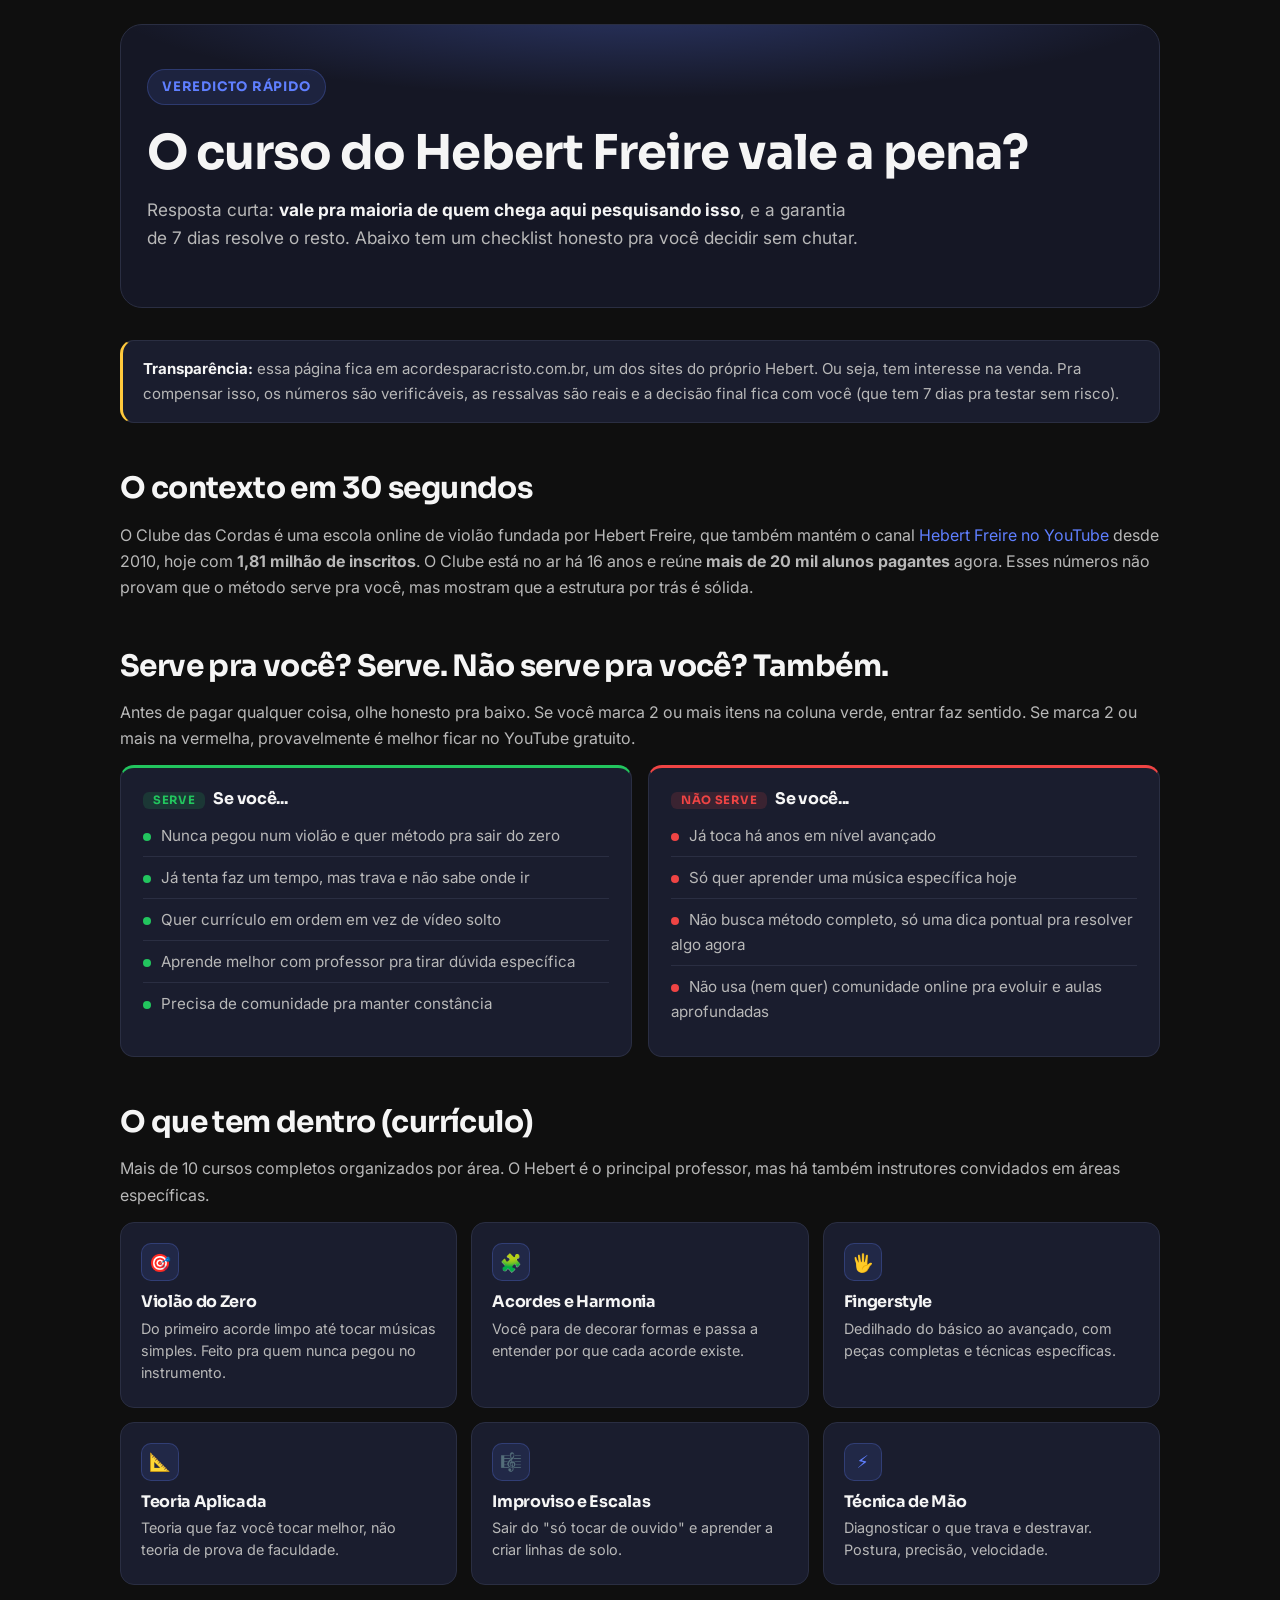
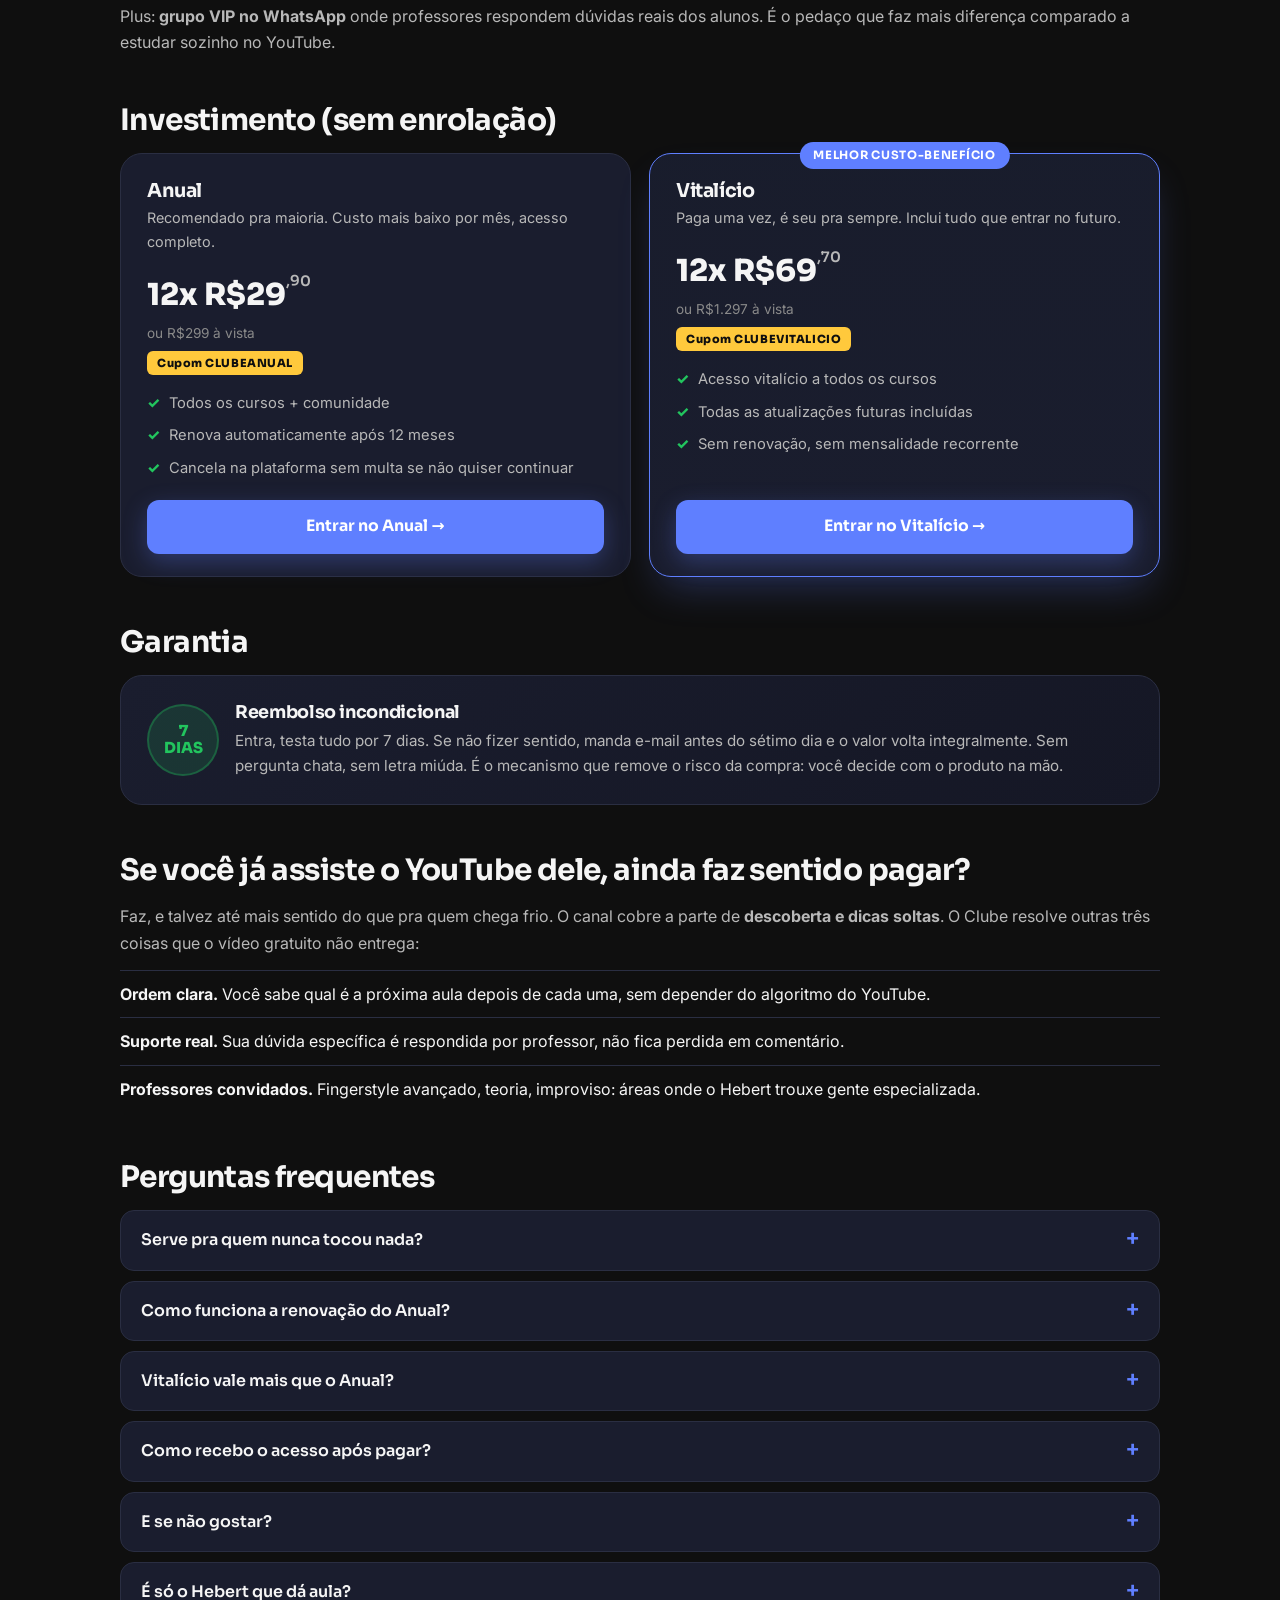
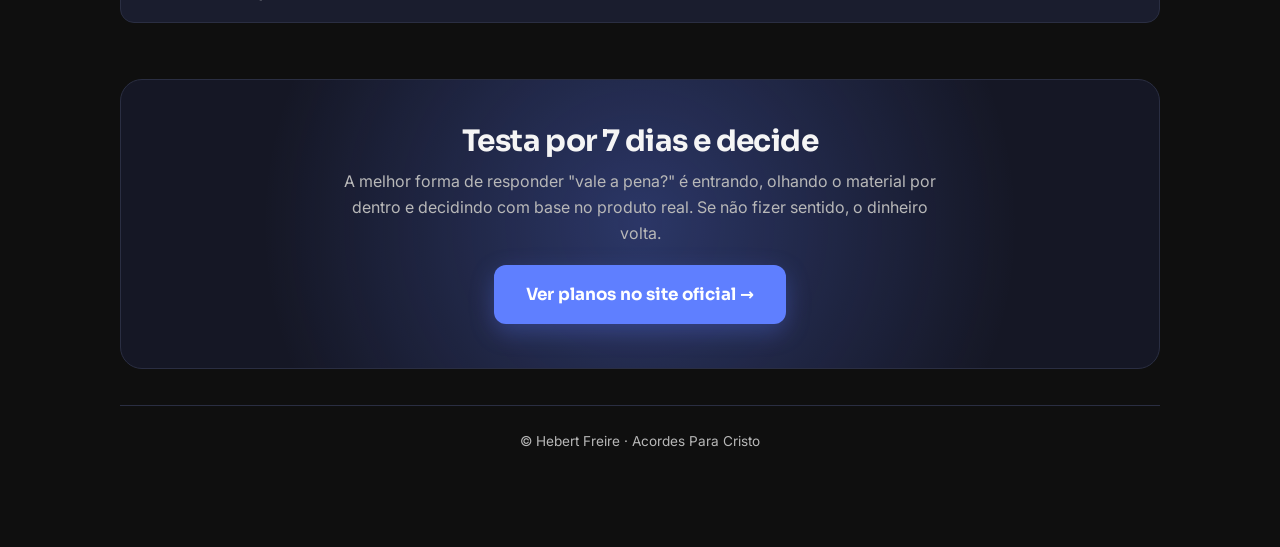
<file: curso-do-hebert-freire-e-bom/index.html>
<!DOCTYPE html>
<html lang="pt-BR">
<head>
<meta charset="UTF-8">
<meta name="viewport" content="width=device-width,initial-scale=1,viewport-fit=cover">
<meta name="theme-color" content="#0F0F0F">
<meta http-equiv="X-Content-Type-Options" content="nosniff">
<meta name="referrer" content="strict-origin-when-cross-origin">

<title>O curso do Hebert Freire vale a pena? Análise do Clube das Cordas | Acordes Para Cristo</title>
<meta name="description" content="Análise honesta do Clube das Cordas, curso de violão do Hebert Freire. Quem se encaixa, quem não se encaixa, preços atuais (Anual e Vitalício) e como a garantia de 7 dias remove o risco.">
<meta name="author" content="Hebert Freire">
<meta name="robots" content="index,follow,max-image-preview:large">
<link rel="canonical" href="https://acordesparacristo.com.br/curso-do-hebert-freire-e-bom">

<meta property="og:type" content="article">
<meta property="og:title" content="O curso do Hebert Freire vale a pena?">
<meta property="og:description" content="Análise honesta do Clube das Cordas: quem se encaixa, preços e garantia de 7 dias.">
<meta property="og:url" content="https://acordesparacristo.com.br/curso-do-hebert-freire-e-bom">
<meta property="og:locale" content="pt_BR">

<link rel="preconnect" href="https://fonts.googleapis.com">
<link rel="preconnect" href="https://fonts.gstatic.com" crossorigin>
<link rel="stylesheet" href="https://fonts.googleapis.com/css2?family=Inter:wght@400;500;600;700&family=Sora:wght@600;700;800&display=swap">

<style>
*,*::before,*::after{box-sizing:border-box;margin:0;padding:0}
:root{
  --bg:#0F0F0F;
  --bg-alt:#151725;
  --surface:#1A1D2E;
  --border:#2A2E42;
  --text:#F5F5F5;
  --text-mute:#B8B8B8;
  --text-dim:#8A8A8A;
  --primary:#5F7FFF;
  --primary-hover:#3B5BDA;
  --primary-glow:rgba(95,127,255,.3);
  --primary-soft:rgba(95,127,255,.12);
  --primary-border:rgba(95,127,255,.25);
  --accent:#FFC93C;
  --success:#22C55E;
  --danger:#EF4444;
  --font-display:'Sora',system-ui,-apple-system,sans-serif;
  --font-body:'Inter',system-ui,-apple-system,sans-serif;
  --container:1080px;
  --radius:14px;
  --radius-lg:22px;
}
html{scroll-behavior:smooth;-webkit-text-size-adjust:100%;overflow-x:hidden}
body{background:var(--bg);color:var(--text);font-family:var(--font-body);font-size:16px;line-height:1.65;-webkit-font-smoothing:antialiased;-webkit-tap-highlight-color:transparent}
img,svg{max-width:100%;display:block;height:auto}
a{color:var(--primary);text-decoration:none;transition:color .15s}
a:hover{color:var(--primary-hover)}
h1,h2,h3{font-family:var(--font-display);font-weight:700;line-height:1.15;letter-spacing:-.02em;color:var(--text)}
h1{font-size:clamp(1.9rem,4.6vw,3rem);margin-bottom:16px}
h2{font-size:clamp(1.4rem,3.2vw,1.85rem);margin:48px 0 16px}
h3{font-size:1.15rem;margin:20px 0 8px}
p{color:var(--text-mute);margin-bottom:14px}
.wrap{max-width:var(--container);margin:0 auto;padding:24px 20px 80px}
::selection{background:var(--primary);color:#fff}

.hero{
  background:radial-gradient(ellipse 80% 55% at 50% -10%,var(--primary-glow),transparent 65%),var(--bg-alt);
  border-radius:var(--radius-lg);
  padding:44px 26px 40px;
  border:1px solid var(--border);
  margin-bottom:32px;
}
.hero .verdict{
  display:inline-flex;align-items:center;gap:8px;
  padding:6px 14px;border-radius:999px;
  background:var(--primary-soft);color:var(--primary);
  font-family:var(--font-display);font-weight:700;font-size:.82rem;
  letter-spacing:.06em;text-transform:uppercase;
  margin-bottom:20px;border:1px solid var(--primary-border);
}
.hero p.lead{color:var(--text-mute);font-size:1.08rem;max-width:720px}
.hero p.lead strong{color:var(--text)}

.note{
  background:var(--surface);border:1px solid var(--border);
  border-left:3px solid var(--accent);
  border-radius:var(--radius);
  padding:16px 20px;color:var(--text-mute);
  font-size:.94rem;margin:24px 0;
}
.note strong{color:var(--text)}

/* Matriz de decisão: 2 colunas Serve / Não serve */
.matriz{display:grid;grid-template-columns:1fr;gap:16px;margin-top:14px}
@media(min-width:768px){.matriz{grid-template-columns:1fr 1fr}}
.mcol{
  background:var(--surface);border:1px solid var(--border);
  border-radius:var(--radius);padding:22px 22px 24px;
}
.mcol--yes{border-top:3px solid var(--success)}
.mcol--no{border-top:3px solid var(--danger)}
.mcol h3{margin-top:0;font-size:1rem;color:var(--text)}
.mcol h3 .tag{
  display:inline-block;padding:2px 10px;border-radius:6px;
  font-size:.72rem;font-weight:700;letter-spacing:.06em;text-transform:uppercase;
  margin-right:8px;vertical-align:middle;
}
.mcol--yes .tag{background:rgba(34,197,94,.15);color:var(--success)}
.mcol--no .tag{background:rgba(239,68,68,.15);color:var(--danger)}
.mcol ul{list-style:none;padding:0;margin:12px 0 0}
.mcol li{padding:8px 0;border-top:1px solid var(--border);color:var(--text-mute);font-size:.95rem}
.mcol li:first-child{border-top:0;padding-top:2px}
.mcol li::before{content:'';display:inline-block;width:8px;height:8px;border-radius:50%;background:currentColor;opacity:.4;margin-right:10px;vertical-align:middle}
.mcol--yes li::before{background:var(--success);opacity:1}
.mcol--no li::before{background:var(--danger);opacity:1}

/* Currículo em grid de cards */
.curriculo{display:grid;grid-template-columns:1fr;gap:14px;margin-top:14px}
@media(min-width:768px){.curriculo{grid-template-columns:repeat(3,1fr)}}
.curso{
  background:var(--surface);border:1px solid var(--border);
  border-radius:var(--radius);padding:20px 20px 22px;
  transition:border-color .2s,transform .15s;
}
.curso:hover{border-color:var(--primary);transform:translateY(-2px)}
.curso__ico{
  width:38px;height:38px;border-radius:10px;
  background:var(--primary-soft);color:var(--primary);
  display:grid;place-items:center;margin-bottom:12px;
  font-size:1.1rem;border:1px solid var(--primary-border);
}
.curso h3{margin:0 0 6px;font-size:1rem;color:var(--text)}
.curso p{margin:0;color:var(--text-mute);font-size:.9rem;line-height:1.55}

/* Investimento: 2 planos */
.planos{display:grid;grid-template-columns:1fr;gap:18px;margin-top:14px}
@media(min-width:768px){.planos{grid-template-columns:1fr 1fr}}
.plano{
  background:var(--surface);border:1px solid var(--border);
  border-radius:var(--radius-lg);padding:26px 26px 22px;
  display:flex;flex-direction:column;position:relative;
}
.plano--top{
  border-color:var(--primary);
  background:linear-gradient(180deg,var(--primary-soft),var(--surface));
  box-shadow:0 20px 40px -12px var(--primary-glow);
}
.plano__ribbon{
  position:absolute;top:-12px;left:50%;transform:translateX(-50%);
  background:var(--primary);color:#fff;
  padding:4px 14px;border-radius:999px;
  font-family:var(--font-display);font-weight:700;
  font-size:.72rem;letter-spacing:.06em;text-transform:uppercase;
}
.plano h3{margin:0 0 4px;font-size:1.2rem}
.plano p.plano-desc{color:var(--text-mute);font-size:.9rem;margin-bottom:16px}
.preco{margin:0 0 16px}
.preco .valor{font-family:var(--font-display);font-weight:800;font-size:1.9rem;color:var(--text)}
.preco .cents{font-size:.9rem;vertical-align:top;color:var(--text-mute);font-weight:600}
.preco .por{display:block;color:var(--text-dim);font-size:.85rem;margin-top:2px}
.cupom{
  display:inline-block;padding:3px 10px;border-radius:6px;
  background:var(--accent);color:#0F0F0F;
  font-family:var(--font-display);font-weight:800;font-size:.7rem;
  letter-spacing:.05em;margin-top:6px;
}
.plano ul.plano-features{list-style:none;padding:0;margin:0 0 20px;display:grid;gap:8px}
.plano ul.plano-features li{color:var(--text-mute);font-size:.92rem;padding-left:22px;position:relative}
.plano ul.plano-features li::before{
  content:'✓';position:absolute;left:0;top:0;
  color:var(--success);font-weight:800;
}
.btn-cta{
  display:inline-block;padding:14px 22px;border-radius:12px;
  background:var(--primary);color:#fff;text-align:center;
  font-family:var(--font-display);font-weight:700;font-size:.98rem;
  text-decoration:none;transition:background .2s,transform .1s;
  box-shadow:0 8px 24px var(--primary-glow);margin-top:auto;
}
.btn-cta:hover{background:var(--primary-hover);color:#fff;transform:translateY(-2px)}

/* Bloco garantia destaque */
.garantia{
  background:linear-gradient(135deg,var(--surface),var(--bg-alt));
  border:1px solid var(--border);border-radius:var(--radius-lg);
  padding:26px 26px;display:grid;grid-template-columns:1fr;gap:16px;
  align-items:center;margin-top:16px;
}
@media(min-width:600px){.garantia{grid-template-columns:auto 1fr}}
.garantia__selo{
  width:72px;height:72px;border-radius:50%;
  background:rgba(34,197,94,.15);color:var(--success);
  display:grid;place-items:center;font-family:var(--font-display);
  font-weight:800;font-size:.95rem;line-height:1.1;text-align:center;
  border:2px solid rgba(34,197,94,.3);flex-shrink:0;
}
.garantia h3{margin:0 0 6px;font-size:1.1rem}
.garantia p{margin:0;color:var(--text-mute);font-size:.95rem}

/* FAQ */
details{
  background:var(--surface);border:1px solid var(--border);
  border-radius:var(--radius);padding:16px 20px;margin-bottom:10px;
  transition:border-color .2s;
}
details[open]{border-color:var(--primary)}
summary{cursor:pointer;list-style:none;font-family:var(--font-display);font-weight:600;font-size:1rem;color:var(--text);display:flex;justify-content:space-between;gap:16px}
summary::-webkit-details-marker{display:none}
summary::after{content:'+';color:var(--primary);font-size:1.4rem;line-height:1}
details[open] summary::after{content:'−'}
details p{margin-top:12px;color:var(--text-mute);font-size:.96rem}

/* CTA final */
.final{
  margin-top:56px;text-align:center;
  background:radial-gradient(circle at 50% 50%,var(--primary-glow),transparent 70%),var(--bg-alt);
  border:1px solid var(--border);border-radius:var(--radius-lg);
  padding:44px 28px;
}
.final h2{margin:0 0 10px}
.final p{max-width:600px;margin:0 auto 18px}
.btn-final{
  display:inline-block;padding:16px 32px;background:var(--primary);color:#fff;
  border-radius:12px;font-family:var(--font-display);font-weight:700;font-size:1.05rem;
  text-decoration:none;transition:background .2s,transform .1s;
  box-shadow:0 8px 24px var(--primary-glow);
}
.btn-final:hover{background:var(--primary-hover);color:#fff;transform:translateY(-2px)}

.foot{text-align:center;color:var(--text-dim);font-size:.85rem;margin-top:36px;padding-top:24px;border-top:1px solid var(--border)}
.foot a{color:var(--text-mute)}
</style>

<script type="application/ld+json">
{
  "@context":"https://schema.org",
  "@type":"Review",
  "itemReviewed":{"@type":"Course","name":"Clube das Cordas","provider":{"@type":"Organization","name":"Clube das Cordas","url":"https://clubdascordas.com.br"},"instructor":{"@type":"Person","name":"Hebert Freire"}},
  "author":{"@type":"Person","name":"Hebert Freire"},
  "reviewRating":{"@type":"Rating","ratingValue":"4.8","bestRating":"5"},
  "reviewBody":"Análise honesta do Clube das Cordas. Escola online de violão fundada por Hebert Freire, existe há 16 anos, mais de 20 mil alunos pagantes. Serve pra iniciantes, travados e quem quer método estruturado. Não serve pra quem já toca em nível avançado ou quer aprender apenas uma música. Investimento a partir de R$29,90/mês (Anual) ou R$69,70/mês (Vitalício), com garantia de reembolso incondicional em 7 dias.",
  "url":"https://acordesparacristo.com.br/curso-do-hebert-freire-e-bom"
}
</script>

<script type="application/ld+json">
{
  "@context":"https://schema.org",
  "@type":"FAQPage",
  "mainEntity":[
    {"@type":"Question","name":"Vale a pena pra quem tá começando do absoluto zero?","acceptedAnswer":{"@type":"Answer","text":"Sim. O curso Violão do Zero foi feito pra quem nunca pegou no instrumento, com passo a passo desde afinar até o primeiro acorde soar limpo."}},
    {"@type":"Question","name":"Quanto custa o Clube das Cordas?","acceptedAnswer":{"@type":"Answer","text":"Plano Anual: 12x de R$29,90 ou R$299 à vista com cupom CLUBEANUAL. Vitalício: 12x de R$69,70 ou R$1.297 à vista com cupom CLUBEVITALICIO."}},
    {"@type":"Question","name":"Tem garantia de reembolso?","acceptedAnswer":{"@type":"Answer","text":"Sim, 7 dias incondicional. Basta enviar e-mail antes do sétimo dia e o valor é devolvido integralmente, sem burocracia."}},
    {"@type":"Question","name":"Se já assisto o Hebert de graça no YouTube, ainda faz sentido pagar?","acceptedAnswer":{"@type":"Answer","text":"Faz sentido pra quem quer sair do estudo solto e entrar num currículo em ordem, com suporte pra dúvida e outros professores em áreas específicas como fingerstyle e teoria."}}
  ]
}
</script>

<!-- HEBERT-PIXEL-v1 — Meta Pixel (629342336451865 + 2887738008252326) -->
<script>
!function(f,b,e,v,n,t,s){if(f.fbq)return;n=f.fbq=function(){n.callMethod?n.callMethod.apply(n,arguments):n.queue.push(arguments)};if(!f._fbq)f._fbq=n;n.push=n;n.loaded=!0;n.version='2.0';n.queue=[];t=b.createElement(e);t.async=!0;t.src=v;s=b.getElementsByTagName(e)[0];s.parentNode.insertBefore(t,s)}(window,document,'script','https://connect.facebook.net/en_US/fbevents.js');
(function(){try{var p=new URLSearchParams(location.search);var fbclid=p.get('fbclid');if(fbclid&&!document.cookie.match(/(?:^|;\s*)_fbc=/)){document.cookie='_fbc=fb.1.'+Date.now()+'.'+fbclid+'; path=/; max-age='+(60*60*24*90);}}catch(e){}})();
fbq('init','629342336451865');
fbq('init','2887738008252326');
fbq('track','PageView');
fbq('track','ViewContent');
(function(){function a(){document.querySelectorAll('a[href*="sun.eduzz.com"],a[href*="pay.eduzz.com"],a[href*="chk.eduzz.com"],a[href*="checkout.eduzz.com"],a[href*="apprf.com"]').forEach(function(x){x.addEventListener('click',function(){if(typeof fbq==='function')fbq('track','InitiateCheckout');},{passive:true});});document.querySelectorAll('a[href*="wa.me"],a[href*="api.whatsapp"]').forEach(function(x){x.addEventListener('click',function(){if(typeof fbq==='function')fbq('track','Contact');},{passive:true});});document.querySelectorAll('a[href^="#planos"],a[href*="#comprar"],a[href*="#checkout"],a[href*="/checkout"]').forEach(function(x){x.addEventListener('click',function(){if(typeof fbq==='function')fbq('track','AddToCart');},{passive:true});});}if(document.readyState==='loading')document.addEventListener('DOMContentLoaded',a);else a();})();
</script>
<noscript><img height="1" width="1" style="display:none" src="https://www.facebook.com/tr?id=629342336451865&ev=PageView&noscript=1"/><img height="1" width="1" style="display:none" src="https://www.facebook.com/tr?id=2887738008252326&ev=PageView&noscript=1"/></noscript>
<!-- /HEBERT-PIXEL-v1 -->
</head>
<body>

<main class="wrap">

  <section class="hero">
    <span class="verdict">Veredicto rápido</span>
    <h1>O curso do Hebert Freire vale a pena?</h1>
    <p class="lead">Resposta curta: <strong>vale pra maioria de quem chega aqui pesquisando isso</strong>, e a garantia de 7 dias resolve o resto. Abaixo tem um checklist honesto pra você decidir sem chutar.</p>
  </section>

  <div class="note">
    <strong>Transparência:</strong> essa página fica em acordesparacristo.com.br, um dos sites do próprio Hebert. Ou seja, tem interesse na venda. Pra compensar isso, os números são verificáveis, as ressalvas são reais e a decisão final fica com você (que tem 7 dias pra testar sem risco).
  </div>

  <h2>O contexto em 30 segundos</h2>
  <p>O Clube das Cordas é uma escola online de violão fundada por Hebert Freire, que também mantém o canal <a href="https://www.youtube.com/@HebertFreire" rel="noopener">Hebert Freire no YouTube</a> desde 2010, hoje com <strong>1,81 milhão de inscritos</strong>. O Clube está no ar há 16 anos e reúne <strong>mais de 20 mil alunos pagantes</strong> agora. Esses números não provam que o método serve pra você, mas mostram que a estrutura por trás é sólida.</p>

  <h2>Serve pra você? Serve. Não serve pra você? Também.</h2>
  <p>Antes de pagar qualquer coisa, olhe honesto pra baixo. Se você marca 2 ou mais itens na coluna verde, entrar faz sentido. Se marca 2 ou mais na vermelha, provavelmente é melhor ficar no YouTube gratuito.</p>

  <div class="matriz">
    <div class="mcol mcol--yes">
      <h3><span class="tag">Serve</span>Se você...</h3>
      <ul>
        <li>Nunca pegou num violão e quer método pra sair do zero</li>
        <li>Já tenta faz um tempo, mas trava e não sabe onde ir</li>
        <li>Quer currículo em ordem em vez de vídeo solto</li>
        <li>Aprende melhor com professor pra tirar dúvida específica</li>
        <li>Precisa de comunidade pra manter constância</li>
      </ul>
    </div>
    <div class="mcol mcol--no">
      <h3><span class="tag">Não serve</span>Se você...</h3>
      <ul>
        <li>Já toca há anos em nível avançado</li>
        <li>Só quer aprender uma música específica hoje</li>
        <li>Não busca método completo, só uma dica pontual pra resolver algo agora</li>
        <li>Não usa (nem quer) comunidade online pra evoluir e aulas aprofundadas</li>
      </ul>
    </div>
  </div>

  <h2>O que tem dentro (currículo)</h2>
  <p>Mais de 10 cursos completos organizados por área. O Hebert é o principal professor, mas há também instrutores convidados em áreas específicas.</p>
  <div class="curriculo">
    <div class="curso"><div class="curso__ico">🎯</div><h3>Violão do Zero</h3><p>Do primeiro acorde limpo até tocar músicas simples. Feito pra quem nunca pegou no instrumento.</p></div>
    <div class="curso"><div class="curso__ico">🧩</div><h3>Acordes e Harmonia</h3><p>Você para de decorar formas e passa a entender por que cada acorde existe.</p></div>
    <div class="curso"><div class="curso__ico">🖐️</div><h3>Fingerstyle</h3><p>Dedilhado do básico ao avançado, com peças completas e técnicas específicas.</p></div>
    <div class="curso"><div class="curso__ico">📐</div><h3>Teoria Aplicada</h3><p>Teoria que faz você tocar melhor, não teoria de prova de faculdade.</p></div>
    <div class="curso"><div class="curso__ico">🎼</div><h3>Improviso e Escalas</h3><p>Sair do "só tocar de ouvido" e aprender a criar linhas de solo.</p></div>
    <div class="curso"><div class="curso__ico">⚡</div><h3>Técnica de Mão</h3><p>Diagnosticar o que trava e destravar. Postura, precisão, velocidade.</p></div>
  </div>
  <p style="margin-top:18px">Plus: <strong>grupo VIP no WhatsApp</strong> onde professores respondem dúvidas reais dos alunos. É o pedaço que faz mais diferença comparado a estudar sozinho no YouTube.</p>

  <h2>Investimento (sem enrolação)</h2>
  <div class="planos">
    <div class="plano">
      <h3>Anual</h3>
      <p class="plano-desc">Recomendado pra maioria. Custo mais baixo por mês, acesso completo.</p>
      <div class="preco">
        <span class="valor">12x R$29<span class="cents">,90</span></span>
        <span class="por">ou R$299 à vista</span>
        <span class="cupom">Cupom CLUBEANUAL</span>
      </div>
      <ul class="plano-features">
        <li>Todos os cursos + comunidade</li>
        <li>Renova automaticamente após 12 meses</li>
        <li>Cancela na plataforma sem multa se não quiser continuar</li>
      </ul>
      <a class="btn-cta" href="https://sun.eduzz.com/39VJGA1B9R?cupom=CLUBEANUAL" rel="noopener">Entrar no Anual →</a>
    </div>
    <div class="plano plano--top">
      <span class="plano__ribbon">Melhor custo-benefício</span>
      <h3>Vitalício</h3>
      <p class="plano-desc">Paga uma vez, é seu pra sempre. Inclui tudo que entrar no futuro.</p>
      <div class="preco">
        <span class="valor">12x R$69<span class="cents">,70</span></span>
        <span class="por">ou R$1.297 à vista</span>
        <span class="cupom">Cupom CLUBEVITALICIO</span>
      </div>
      <ul class="plano-features">
        <li>Acesso vitalício a todos os cursos</li>
        <li>Todas as atualizações futuras incluídas</li>
        <li>Sem renovação, sem mensalidade recorrente</li>
      </ul>
      <a class="btn-cta" href="https://sun.eduzz.com/6W4VJ6AN0Z?cupom=CLUBEVITALICIO" rel="noopener">Entrar no Vitalício →</a>
    </div>
  </div>

  <h2>Garantia</h2>
  <div class="garantia">
    <div class="garantia__selo">7<br>DIAS</div>
    <div>
      <h3>Reembolso incondicional</h3>
      <p>Entra, testa tudo por 7 dias. Se não fizer sentido, manda e-mail antes do sétimo dia e o valor volta integralmente. Sem pergunta chata, sem letra miúda. É o mecanismo que remove o risco da compra: você decide com o produto na mão.</p>
    </div>
  </div>

  <h2>Se você já assiste o YouTube dele, ainda faz sentido pagar?</h2>
  <p>Faz, e talvez até mais sentido do que pra quem chega frio. O canal cobre a parte de <strong>descoberta e dicas soltas</strong>. O Clube resolve outras três coisas que o vídeo gratuito não entrega:</p>
  <ul style="list-style:none;padding:0;margin:12px 0">
    <li style="padding:10px 0;border-top:1px solid var(--border)"><strong>Ordem clara.</strong> Você sabe qual é a próxima aula depois de cada uma, sem depender do algoritmo do YouTube.</li>
    <li style="padding:10px 0;border-top:1px solid var(--border)"><strong>Suporte real.</strong> Sua dúvida específica é respondida por professor, não fica perdida em comentário.</li>
    <li style="padding:10px 0;border-top:1px solid var(--border)"><strong>Professores convidados.</strong> Fingerstyle avançado, teoria, improviso: áreas onde o Hebert trouxe gente especializada.</li>
  </ul>

  <h2>Perguntas frequentes</h2>

  <details>
    <summary>Serve pra quem nunca tocou nada?</summary>
    <p>Sim. O curso <strong>Violão do Zero</strong> foi desenhado pra literalmente quem nunca pegou no instrumento. Vai do "como afinar" até tocar músicas simples.</p>
  </details>

  <details>
    <summary>Como funciona a renovação do Anual?</summary>
    <p>Renova sozinho depois de 12 meses. Se decidir não continuar, é só cancelar na plataforma antes da renovação. Sem multa, sem burocracia.</p>
  </details>

  <details>
    <summary>Vitalício vale mais que o Anual?</summary>
    <p>Compara: 3 anos de Anual sai por cerca de R$897 (R$299 × 3). Vitalício à vista sai R$1.297. Se você planeja usar por 4 anos ou mais, o Vitalício compensa. Pra dúvida, o Anual é a porta de entrada com menor compromisso.</p>
  </details>

  <details>
    <summary>Como recebo o acesso após pagar?</summary>
    <p>Liberação imediata. Depois do pagamento (Pix cai na hora, cartão libera em segundos), você recebe login por e-mail e já pode entrar em todos os cursos.</p>
  </details>

  <details>
    <summary>E se não gostar?</summary>
    <p>Manda um e-mail em até 7 dias e o valor é devolvido integralmente. Foi feito pra você decidir com o produto na mão.</p>
  </details>

  <details>
    <summary>É só o Hebert que dá aula?</summary>
    <p>O Hebert é o principal, mas ele convidou professores especialistas em áreas específicas (fingerstyle, teoria musical, técnica avançada). Você entra numa escola, não só num canal de um professor.</p>
  </details>

  <section class="final">
    <h2>Testa por 7 dias e decide</h2>
    <p>A melhor forma de responder "vale a pena?" é entrando, olhando o material por dentro e decidindo com base no produto real. Se não fizer sentido, o dinheiro volta.</p>
    <a class="btn-final" href="https://clubdascordas.com.br" rel="noopener">Ver planos no site oficial →</a>
  </section>

  <footer class="foot">
    <p>© Hebert Freire · <a href="https://acordesparacristo.com.br">Acordes Para Cristo</a></p>
  </footer>

</main>

</body>
</html>
</file>
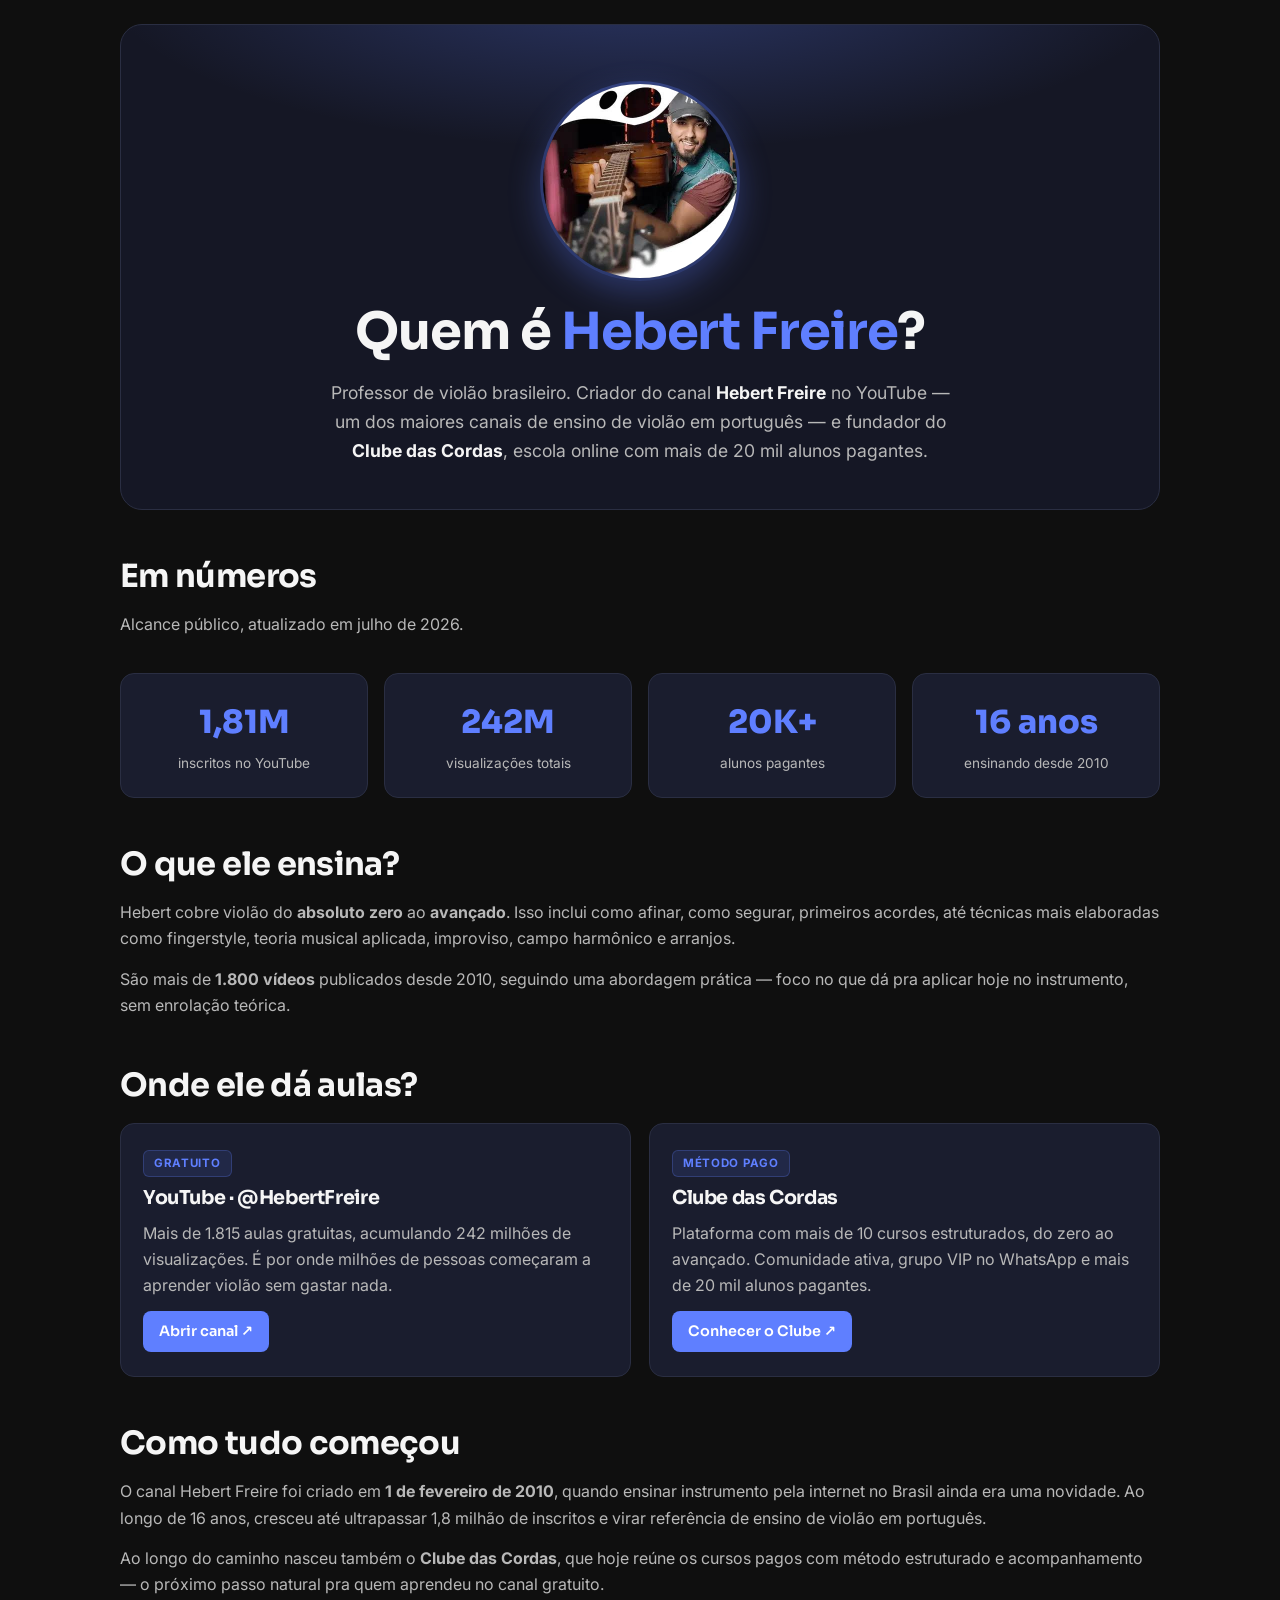
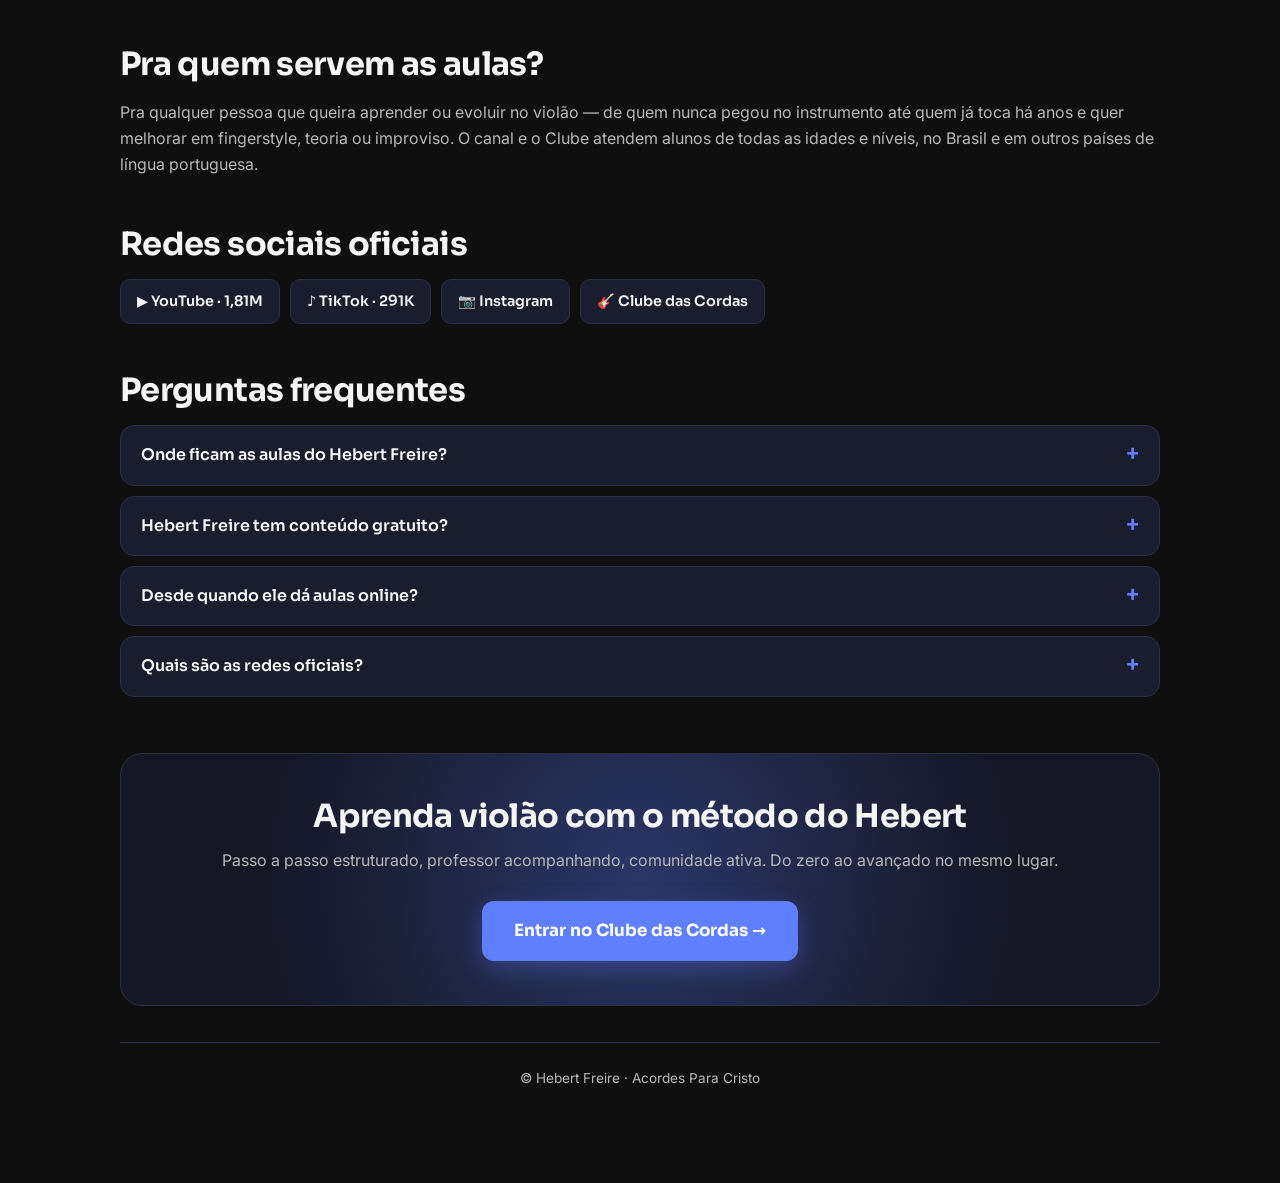
<file: hebert-freire/index.html>
<!DOCTYPE html>
<html lang="pt-BR">
<head>
<meta charset="UTF-8">
<meta name="viewport" content="width=device-width,initial-scale=1,viewport-fit=cover">
<meta name="theme-color" content="#0F0F0F">
<meta http-equiv="X-Content-Type-Options" content="nosniff">
<meta name="referrer" content="strict-origin-when-cross-origin">

<title>Quem é Hebert Freire? — Professor de violão brasileiro | Acordes Para Cristo</title>
<meta name="description" content="Hebert Freire é professor de violão brasileiro. 1,81 milhão de inscritos no YouTube, +20 mil alunos pagantes no Clube das Cordas, 16 anos ensinando desde 2010.">

<meta name="author" content="Hebert Freire">
<meta name="robots" content="index,follow,max-image-preview:large">
<link rel="canonical" href="https://acordesparacristo.com.br/hebert-freire">

<meta property="og:type" content="profile">
<meta property="og:title" content="Quem é Hebert Freire? — Professor de violão">
<meta property="og:description" content="1,81M inscritos no YouTube · 20 mil+ alunos pagantes · 16 anos ensinando violão do zero ao avançado.">
<meta property="og:url" content="https://acordesparacristo.com.br/hebert-freire">
<meta property="og:locale" content="pt_BR">
<meta property="profile:first_name" content="Hebert">
<meta property="profile:last_name" content="Freire">
<meta property="profile:username" content="hebertfreiree">

<meta name="twitter:card" content="summary_large_image">
<meta name="twitter:title" content="Quem é Hebert Freire?">
<meta name="twitter:description" content="Professor de violão brasileiro — 1,81M inscritos no YouTube, +20 mil alunos pagantes.">

<link rel="preconnect" href="https://fonts.googleapis.com">
<link rel="preconnect" href="https://fonts.gstatic.com" crossorigin>
<link rel="stylesheet" href="https://fonts.googleapis.com/css2?family=Inter:wght@400;500;600;700&family=Sora:wght@600;700;800&display=swap">

<style>
*,*::before,*::after{box-sizing:border-box;margin:0;padding:0}
:root{
  --bg:#0F0F0F;
  --bg-alt:#151725;
  --surface:#1A1D2E;
  --border:#2A2E42;
  --text:#F5F5F5;
  --text-mute:#B8B8B8;
  --text-dim:#8A8A8A;
  --primary:#5F7FFF;
  --primary-hover:#3B5BDA;
  --primary-glow:rgba(95,127,255,.3);
  --primary-soft:rgba(95,127,255,.12);
  --primary-border:rgba(95,127,255,.25);
  --accent:#FFC93C;
  --success:#22C55E;
  --font-display:'Sora',system-ui,-apple-system,sans-serif;
  --font-body:'Inter',system-ui,-apple-system,sans-serif;
  --container:1080px;
  --radius:14px;
  --radius-lg:22px;
}
html{scroll-behavior:smooth;-webkit-text-size-adjust:100%;overflow-x:hidden}
body{background:var(--bg);color:var(--text);font-family:var(--font-body);font-size:16px;line-height:1.65;-webkit-font-smoothing:antialiased;-webkit-tap-highlight-color:transparent}
img,svg{max-width:100%;display:block;height:auto}
a{color:var(--primary);text-decoration:none;transition:color .15s}
a:hover{color:var(--primary-hover)}
h1,h2,h3{font-family:var(--font-display);font-weight:700;line-height:1.15;letter-spacing:-.02em;color:var(--text)}
h1{font-size:clamp(2rem,5vw,3.2rem);margin-bottom:16px}
h2{font-size:clamp(1.5rem,3.5vw,2rem);margin:48px 0 16px}
h3{font-size:1.2rem;margin:24px 0 10px}
p{color:var(--text-mute);margin-bottom:14px}
.wrap{max-width:var(--container);margin:0 auto;padding:24px 20px 80px}
::selection{background:var(--primary);color:#fff}

/* HERO */
.hero{
  position:relative;
  background:radial-gradient(ellipse 80% 55% at 50% -10%,var(--primary-glow),transparent 65%),var(--bg-alt);
  border-radius:var(--radius-lg);
  padding:56px 28px 44px;
  text-align:center;
  overflow:hidden;
  margin-bottom:44px;
  border:1px solid var(--border);
}
.eyebrow{
  display:inline-block;padding:6px 14px;border-radius:999px;
  background:var(--primary-soft);color:var(--primary);
  font-family:var(--font-display);font-weight:600;font-size:.82rem;
  letter-spacing:.06em;text-transform:uppercase;
  margin-bottom:20px;border:1px solid var(--primary-border);
}
.hero p.lead{
  color:var(--text-mute);font-size:1.1rem;max-width:640px;margin:0 auto;
}
.hero p.lead strong{color:var(--text)}

/* NÚMEROS */
.stats{
  display:grid;grid-template-columns:repeat(2,1fr);gap:16px;margin:36px 0;
}
@media(min-width:768px){.stats{grid-template-columns:repeat(4,1fr)}}
.stat{
  background:var(--surface);border:1px solid var(--border);
  border-radius:var(--radius);padding:22px 18px;text-align:center;
  transition:border-color .2s,transform .2s;
}
.stat:hover{border-color:var(--primary);transform:translateY(-2px)}
.stat strong{
  display:block;font-family:var(--font-display);
  font-size:clamp(1.5rem,3.5vw,2rem);color:var(--primary);font-weight:800;
}
.stat span{color:var(--text-mute);font-size:.85rem}

/* CARDS */
.cards{display:grid;grid-template-columns:1fr;gap:18px;margin-top:20px}
@media(min-width:768px){.cards{grid-template-columns:1fr 1fr}}
.card{
  background:var(--surface);border:1px solid var(--border);
  border-radius:var(--radius);padding:24px 22px;
  transition:border-color .2s,transform .2s;
}
.card:hover{border-color:var(--primary);transform:translateY(-2px)}
.card h3{margin-top:0;color:var(--text)}
.card__badge{
  display:inline-block;padding:3px 10px;border-radius:6px;
  background:var(--primary-soft);color:var(--primary);
  font-size:.72rem;font-weight:700;letter-spacing:.06em;text-transform:uppercase;
  margin-bottom:10px;border:1px solid var(--primary-border);
}
.card p{margin-bottom:12px}
.card a.btn{
  display:inline-flex;align-items:center;gap:6px;
  padding:9px 16px;border-radius:8px;
  background:var(--primary);color:#fff;font-weight:600;
  font-family:var(--font-display);font-size:.9rem;
  border:0;text-decoration:none;transition:background .2s,transform .1s;
}
.card a.btn:hover{background:var(--primary-hover);color:#fff;transform:translateY(-1px)}

/* SOCIAL */
.social{display:flex;flex-wrap:wrap;gap:10px;margin-top:14px}
.social a{
  display:inline-flex;align-items:center;gap:8px;
  padding:10px 16px;border-radius:10px;
  background:var(--surface);border:1px solid var(--border);
  color:var(--text);font-family:var(--font-display);
  font-weight:600;font-size:.9rem;text-decoration:none;
  transition:border-color .2s,color .2s;
}
.social a:hover{border-color:var(--primary);color:var(--primary)}

/* FAQ */
details{
  background:var(--surface);border:1px solid var(--border);
  border-radius:var(--radius);padding:16px 20px;margin-bottom:10px;
  transition:border-color .2s;
}
details[open]{border-color:var(--primary)}
summary{
  cursor:pointer;list-style:none;
  font-family:var(--font-display);font-weight:600;font-size:1rem;
  color:var(--text);display:flex;justify-content:space-between;gap:16px;
}
summary::-webkit-details-marker{display:none}
summary::after{content:'+';color:var(--primary);font-size:1.4rem;line-height:1}
details[open] summary::after{content:'−'}
details p{margin-top:12px;color:var(--text-mute);font-size:.98rem}

/* CTA final */
.cta-final{
  margin-top:56px;text-align:center;
  background:radial-gradient(circle at 50% 50%,var(--primary-glow),transparent 70%),var(--bg-alt);
  border:1px solid var(--border);border-radius:var(--radius-lg);
  padding:44px 28px;
}
.cta-final h2{margin:0 0 12px}
.cta-final .btn-big{
  display:inline-block;padding:16px 32px;
  background:var(--primary);color:#fff;
  border-radius:12px;font-family:var(--font-display);
  font-weight:700;font-size:1.05rem;text-decoration:none;
  transition:background .2s,transform .1s;
  box-shadow:0 8px 24px var(--primary-glow);margin-top:14px;
}
.cta-final .btn-big:hover{background:var(--primary-hover);color:#fff;transform:translateY(-2px)}

/* footer */
.foot{text-align:center;color:var(--text-dim);font-size:.85rem;margin-top:36px;padding-top:24px;border-top:1px solid var(--border)}
.foot a{color:var(--text-mute)}

.hero__avatar{
  width:180px;height:180px;margin:0 auto 22px;
  border-radius:50%;overflow:hidden;
  background:var(--primary-soft);
  border:3px solid var(--primary-border);
  box-shadow:0 12px 32px var(--primary-glow);
}
.hero__avatar img{width:100%;height:100%;object-fit:cover;display:block}
@media(min-width:768px){.hero__avatar{width:200px;height:200px}}

</style>

<script type="application/ld+json">
{
  "@context":"https://schema.org",
  "@graph":[
    {
      "@type":"Person",
      "@id":"https://acordesparacristo.com.br/hebert-freire#hebert",
      "name":"Hebert Freire",
      "givenName":"Hebert",
      "familyName":"Freire",
      "jobTitle":"Professor de violão",
      "nationality":"Brazilian",
      "description":"Professor de violão brasileiro. Canal com 1,81M de inscritos no YouTube desde 2010. Fundador do Clube das Cordas, escola online com mais de 20 mil alunos pagantes.",
      "url":"https://maniademusico.com.br/hebert-freire/",
      "sameAs":[
        "https://www.youtube.com/@HebertFreire",
        "https://www.instagram.com/hebertfreiree",
        "https://www.tiktok.com/@hebertfreire",
        "https://clubdascordas.com.br",
        "https://maniademusico.com.br"
      ],
      "worksFor":{"@type":"Organization","name":"Clube das Cordas","url":"https://clubdascordas.com.br"},
      "knowsAbout":["Violão","Guitar","Fingerstyle","Teoria musical","Improvisação","Ensino de música"]
    },
    {
      "@type":"WebPage",
      "@id":"https://acordesparacristo.com.br/hebert-freire#page",
      "url":"https://acordesparacristo.com.br/hebert-freire",
      "name":"Quem é Hebert Freire?",
      "about":{"@id":"https://acordesparacristo.com.br/hebert-freire#hebert"},
      "inLanguage":"pt-BR",
      "isPartOf":{"@type":"WebSite","name":"Acordes Para Cristo","url":"https://acordesparacristo.com.br"}
    },
    {
      "@type":"FAQPage",
      "mainEntity":[
        {"@type":"Question","name":"Onde ficam as aulas do Hebert Freire?","acceptedAnswer":{"@type":"Answer","text":"As aulas pagas ficam no Clube das Cordas (clubdascordas.com.br), com mais de 10 cursos do zero ao avançado. As gratuitas ficam no canal Hebert Freire no YouTube, com mais de 1.800 vídeos."}},
        {"@type":"Question","name":"Hebert Freire tem conteúdo gratuito?","acceptedAnswer":{"@type":"Answer","text":"Sim. Todo o canal no YouTube é gratuito — 1.815 vídeos que acumulam 242 milhões de visualizações."}},
        {"@type":"Question","name":"Desde quando Hebert Freire dá aulas online?","acceptedAnswer":{"@type":"Answer","text":"O canal foi criado em 1 de fevereiro de 2010, tornando-se um dos maiores canais de ensino de violão em português nos últimos 16 anos."}},
        {"@type":"Question","name":"Quais são as redes sociais oficiais do Hebert Freire?","acceptedAnswer":{"@type":"Answer","text":"Instagram @hebertfreiree, TikTok @hebertfreire (291 mil seguidores), YouTube @HebertFreire (1,81 milhão de inscritos)."}}
      ]
    }
  ]
}
</script>

<!-- HEBERT-PIXEL-v1 — Meta Pixel (629342336451865 + 2887738008252326) -->
<script>
!function(f,b,e,v,n,t,s){if(f.fbq)return;n=f.fbq=function(){n.callMethod?n.callMethod.apply(n,arguments):n.queue.push(arguments)};if(!f._fbq)f._fbq=n;n.push=n;n.loaded=!0;n.version='2.0';n.queue=[];t=b.createElement(e);t.async=!0;t.src=v;s=b.getElementsByTagName(e)[0];s.parentNode.insertBefore(t,s)}(window,document,'script','https://connect.facebook.net/en_US/fbevents.js');
(function(){try{var p=new URLSearchParams(location.search);var fbclid=p.get('fbclid');if(fbclid&&!document.cookie.match(/(?:^|;\s*)_fbc=/)){document.cookie='_fbc=fb.1.'+Date.now()+'.'+fbclid+'; path=/; max-age='+(60*60*24*90);}}catch(e){}})();
fbq('init','629342336451865');
fbq('init','2887738008252326');
fbq('track','PageView');
fbq('track','ViewContent');
(function(){function a(){document.querySelectorAll('a[href*="sun.eduzz.com"],a[href*="pay.eduzz.com"],a[href*="chk.eduzz.com"],a[href*="checkout.eduzz.com"],a[href*="apprf.com"]').forEach(function(x){x.addEventListener('click',function(){if(typeof fbq==='function')fbq('track','InitiateCheckout');},{passive:true});});document.querySelectorAll('a[href*="wa.me"],a[href*="api.whatsapp"]').forEach(function(x){x.addEventListener('click',function(){if(typeof fbq==='function')fbq('track','Contact');},{passive:true});});document.querySelectorAll('a[href^="#planos"],a[href*="#comprar"],a[href*="#checkout"],a[href*="/checkout"]').forEach(function(x){x.addEventListener('click',function(){if(typeof fbq==='function')fbq('track','AddToCart');},{passive:true});});}if(document.readyState==='loading')document.addEventListener('DOMContentLoaded',a);else a();})();
</script>
<noscript><img height="1" width="1" style="display:none" src="https://www.facebook.com/tr?id=629342336451865&ev=PageView&noscript=1"/><img height="1" width="1" style="display:none" src="https://www.facebook.com/tr?id=2887738008252326&ev=PageView&noscript=1"/></noscript>
<!-- /HEBERT-PIXEL-v1 -->
</head>
<body>

<main class="wrap">

  <section class="hero">
    
    <div class="hero__avatar"><img src="/hebert-freire/assets/foto1.jpg" alt="Hebert Freire" width="200" height="200" fetchpriority="high"></div>
    <h1>Quem é <span style="color:var(--primary)">Hebert Freire</span>?</h1>
    <p class="lead">Professor de violão brasileiro. Criador do canal <strong>Hebert Freire</strong> no YouTube — um dos maiores canais de ensino de violão em português — e fundador do <strong>Clube das Cordas</strong>, escola online com mais de 20 mil alunos pagantes.</p>
  </section>

  <h2>Em números</h2>
  <p>Alcance público, atualizado em julho de 2026.</p>
  <div class="stats">
    <div class="stat"><strong>1,81M</strong><span>inscritos no YouTube</span></div>
    <div class="stat"><strong>242M</strong><span>visualizações totais</span></div>
    <div class="stat"><strong>20K+</strong><span>alunos pagantes</span></div>
    <div class="stat"><strong>16 anos</strong><span>ensinando desde 2010</span></div>
  </div>

  <h2>O que ele ensina?</h2>
  <p>Hebert cobre violão do <strong>absoluto zero</strong> ao <strong>avançado</strong>. Isso inclui como afinar, como segurar, primeiros acordes, até técnicas mais elaboradas como fingerstyle, teoria musical aplicada, improviso, campo harmônico e arranjos.</p>
  <p>São mais de <strong>1.800 vídeos</strong> publicados desde 2010, seguindo uma abordagem prática — foco no que dá pra aplicar hoje no instrumento, sem enrolação teórica.</p>

  <h2>Onde ele dá aulas?</h2>
  <div class="cards">
    <div class="card">
      <div class="card__badge">Gratuito</div>
      <h3>YouTube · @HebertFreire</h3>
      <p>Mais de 1.815 aulas gratuitas, acumulando 242 milhões de visualizações. É por onde milhões de pessoas começaram a aprender violão sem gastar nada.</p>
      <a class="btn" href="https://www.youtube.com/@HebertFreire" rel="noopener">Abrir canal ↗</a>
    </div>
    <div class="card">
      <div class="card__badge">Método pago</div>
      <h3>Clube das Cordas</h3>
      <p>Plataforma com mais de 10 cursos estruturados, do zero ao avançado. Comunidade ativa, grupo VIP no WhatsApp e mais de 20 mil alunos pagantes.</p>
      <a class="btn" href="https://clubdascordas.com.br" rel="noopener">Conhecer o Clube ↗</a>
    </div>
  </div>

  <h2>Como tudo começou</h2>
  <p>O canal Hebert Freire foi criado em <strong>1 de fevereiro de 2010</strong>, quando ensinar instrumento pela internet no Brasil ainda era uma novidade. Ao longo de 16 anos, cresceu até ultrapassar 1,8 milhão de inscritos e virar referência de ensino de violão em português.</p>
  <p>Ao longo do caminho nasceu também o <strong>Clube das Cordas</strong>, que hoje reúne os cursos pagos com método estruturado e acompanhamento — o próximo passo natural pra quem aprendeu no canal gratuito.</p>

  <h2>Pra quem servem as aulas?</h2>
  <p>Pra qualquer pessoa que queira aprender ou evoluir no violão — de quem nunca pegou no instrumento até quem já toca há anos e quer melhorar em fingerstyle, teoria ou improviso. O canal e o Clube atendem alunos de todas as idades e níveis, no Brasil e em outros países de língua portuguesa.</p>

  <h2>Redes sociais oficiais</h2>
  <div class="social">
    <a href="https://www.youtube.com/@HebertFreire" rel="noopener">▶ YouTube · 1,81M</a>
    <a href="https://www.tiktok.com/@hebertfreire" rel="noopener">♪ TikTok · 291K</a>
    <a href="https://www.instagram.com/hebertfreiree" rel="noopener">📷 Instagram</a>
    <a href="https://clubdascordas.com.br" rel="noopener">🎸 Clube das Cordas</a>
  </div>

  <h2>Perguntas frequentes</h2>

  <details>
    <summary>Onde ficam as aulas do Hebert Freire?</summary>
    <p>As aulas pagas ficam no <strong>Clube das Cordas</strong> (clubdascordas.com.br), com mais de 10 cursos do zero ao avançado. As aulas gratuitas ficam no canal <strong>Hebert Freire</strong> no YouTube, com mais de 1.800 vídeos.</p>
  </details>

  <details>
    <summary>Hebert Freire tem conteúdo gratuito?</summary>
    <p>Sim. Todo o canal do YouTube é gratuito — <strong>1.815 aulas em vídeo</strong> que juntas acumulam 242 milhões de visualizações. O Clube das Cordas é o produto pago com cursos estruturados e acompanhamento.</p>
  </details>

  <details>
    <summary>Desde quando ele dá aulas online?</summary>
    <p>O canal foi criado em <strong>1º de fevereiro de 2010</strong>, no começo do YouTube no Brasil. Ao longo de 16 anos virou um dos maiores canais de ensino de violão em português.</p>
  </details>

  <details>
    <summary>Quais são as redes oficiais?</summary>
    <p>Instagram <strong>@hebertfreiree</strong>. TikTok <strong>@hebertfreire</strong> (291 mil seguidores, 3,8 milhões de curtidas). YouTube <strong>@HebertFreire</strong> (1,81 milhão de inscritos).</p>
  </details>

  <section class="cta-final">
    <h2>Aprenda violão com o método do Hebert</h2>
    <p>Passo a passo estruturado, professor acompanhando, comunidade ativa. Do zero ao avançado no mesmo lugar.</p>
    <a class="btn-big" href="https://clubdascordas.com.br" rel="noopener">Entrar no Clube das Cordas →</a>
  </section>

  <footer class="foot">
    <p>© Hebert Freire · <a href="https://acordesparacristo.com.br">Acordes Para Cristo</a></p>
  </footer>

</main>

</body>
</html>
</file>
